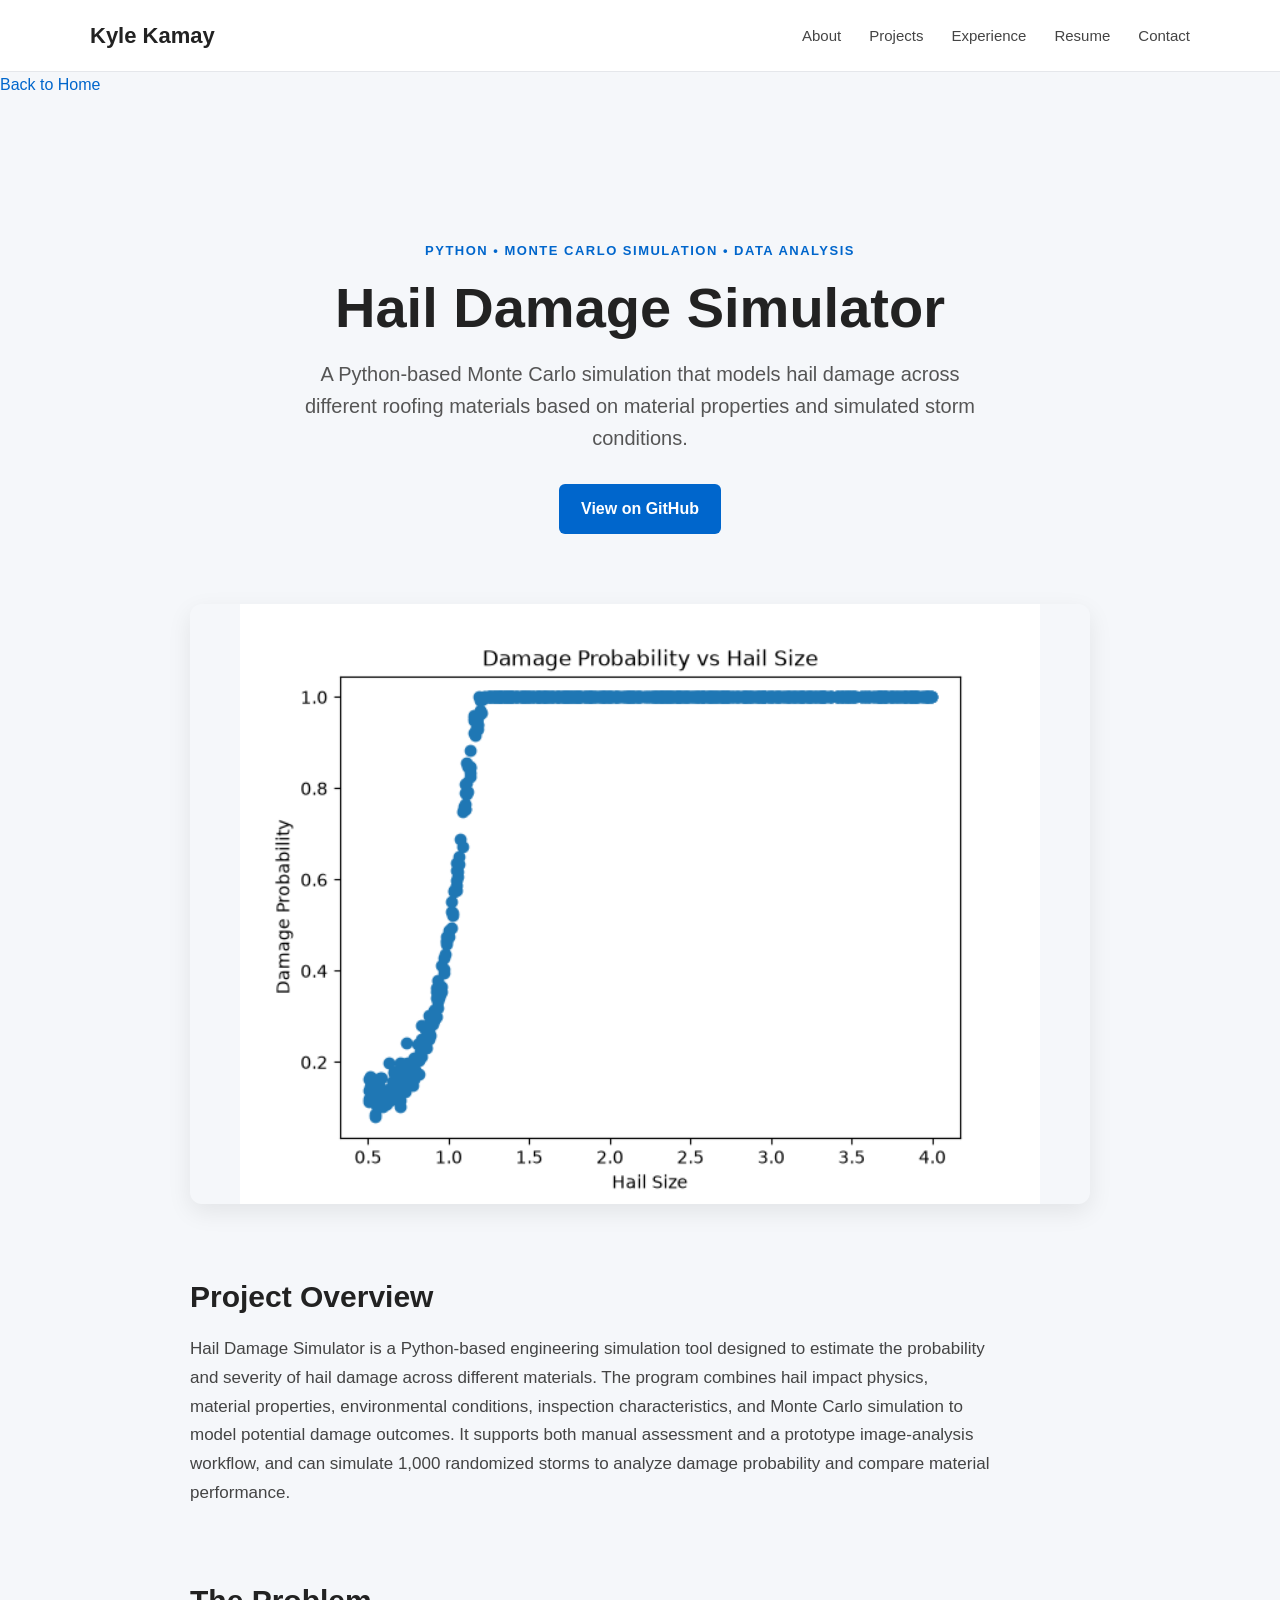
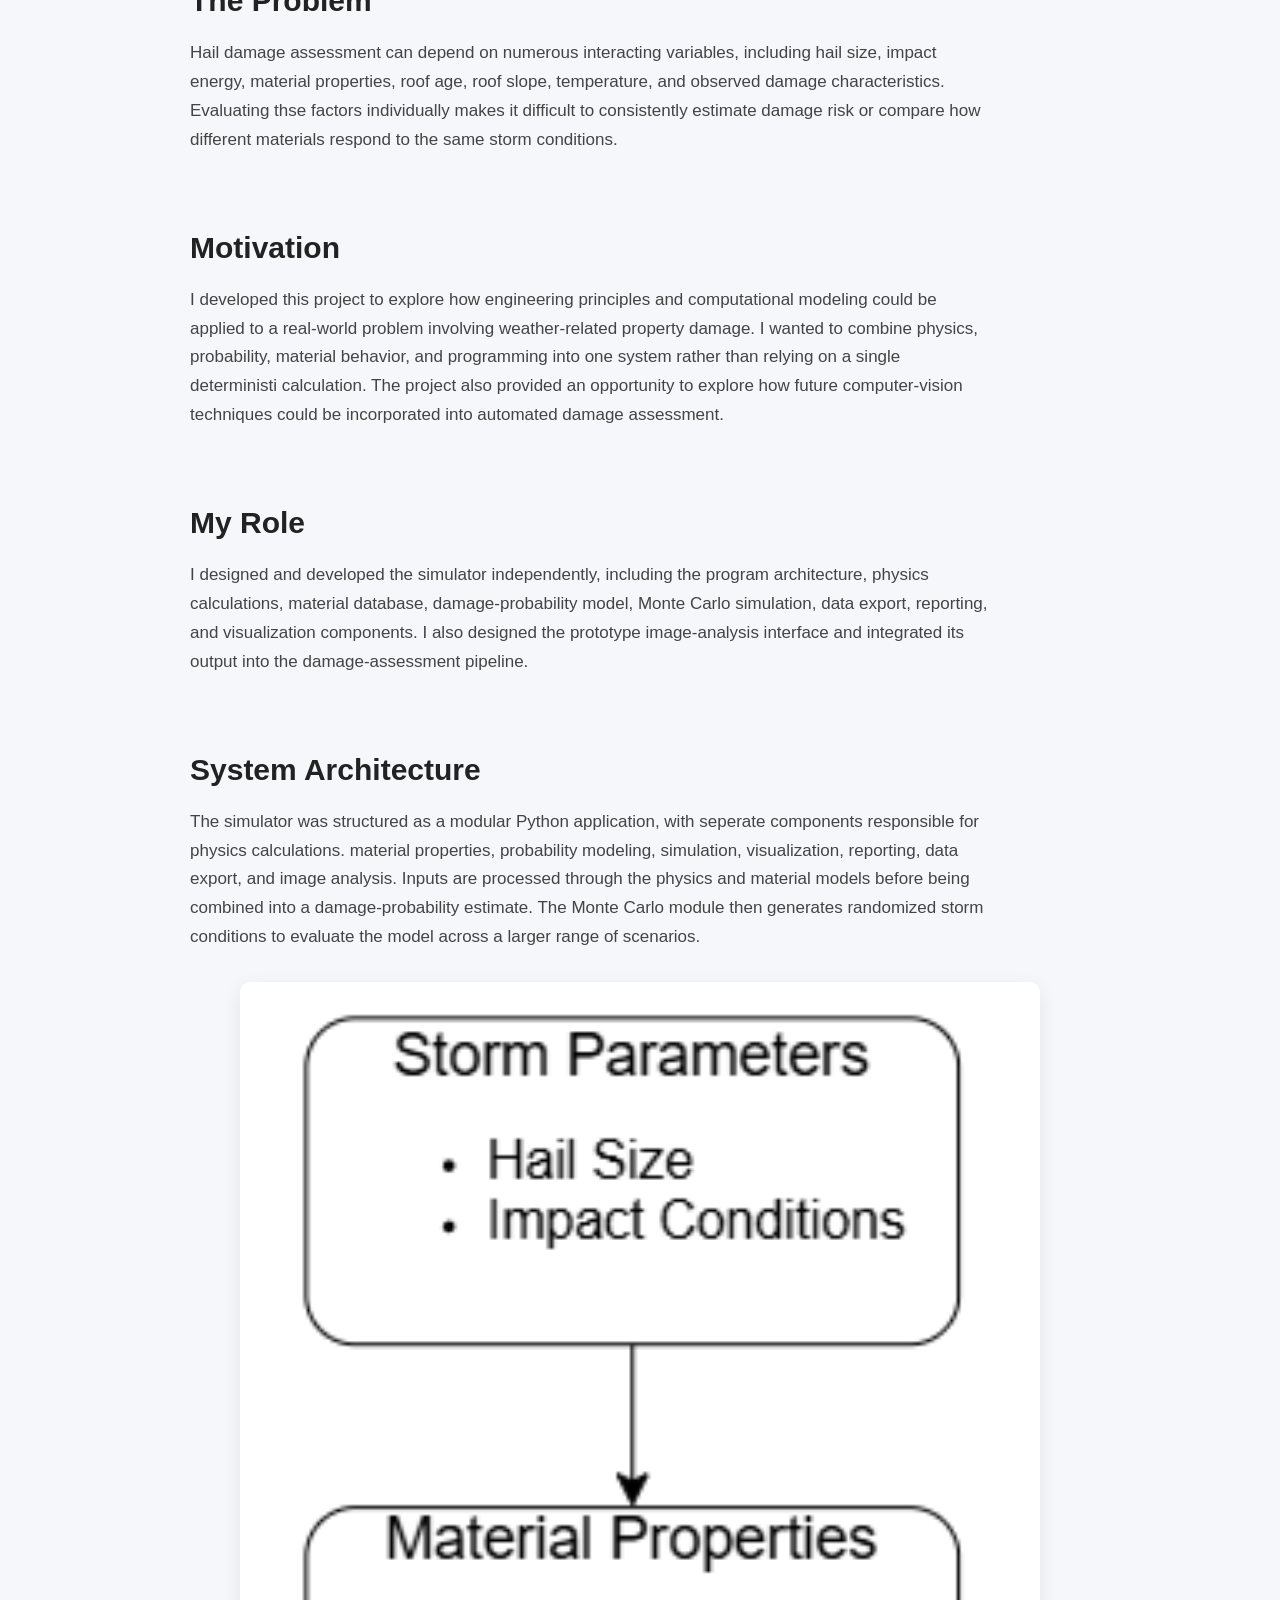
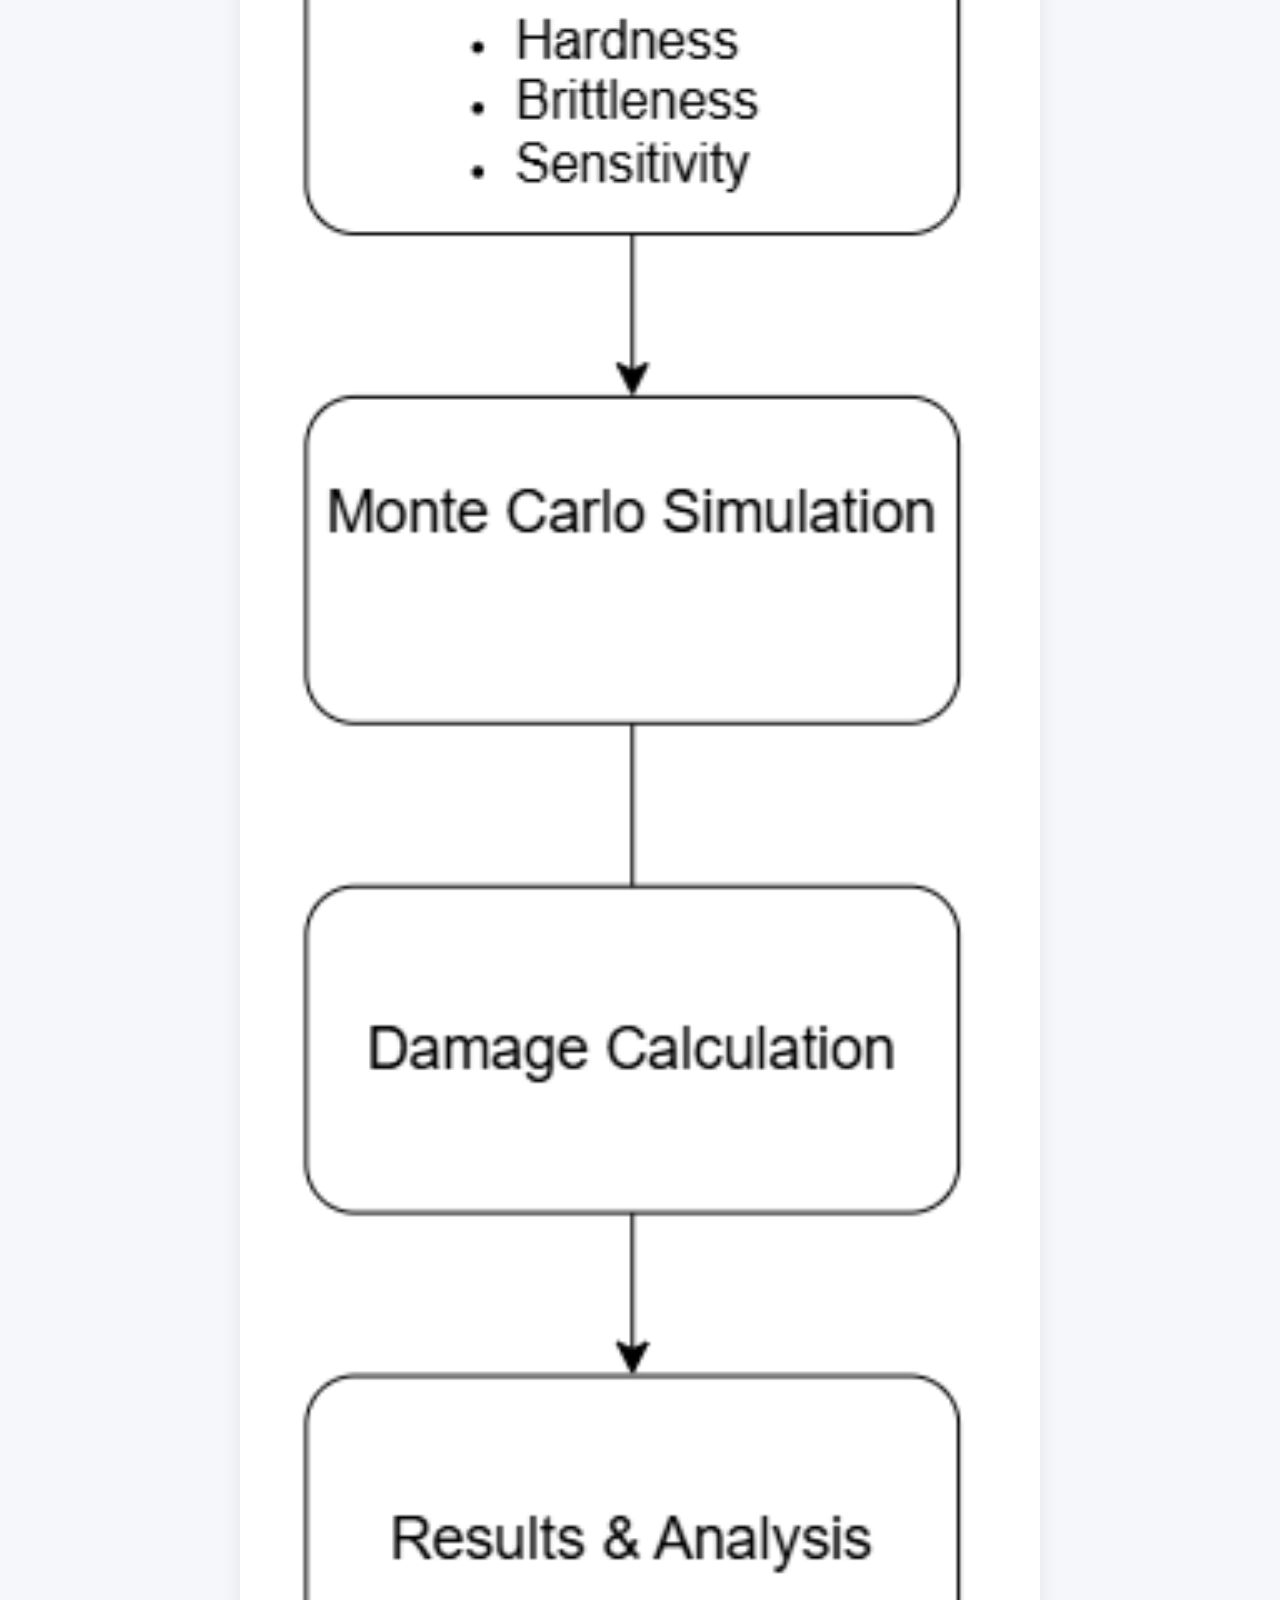
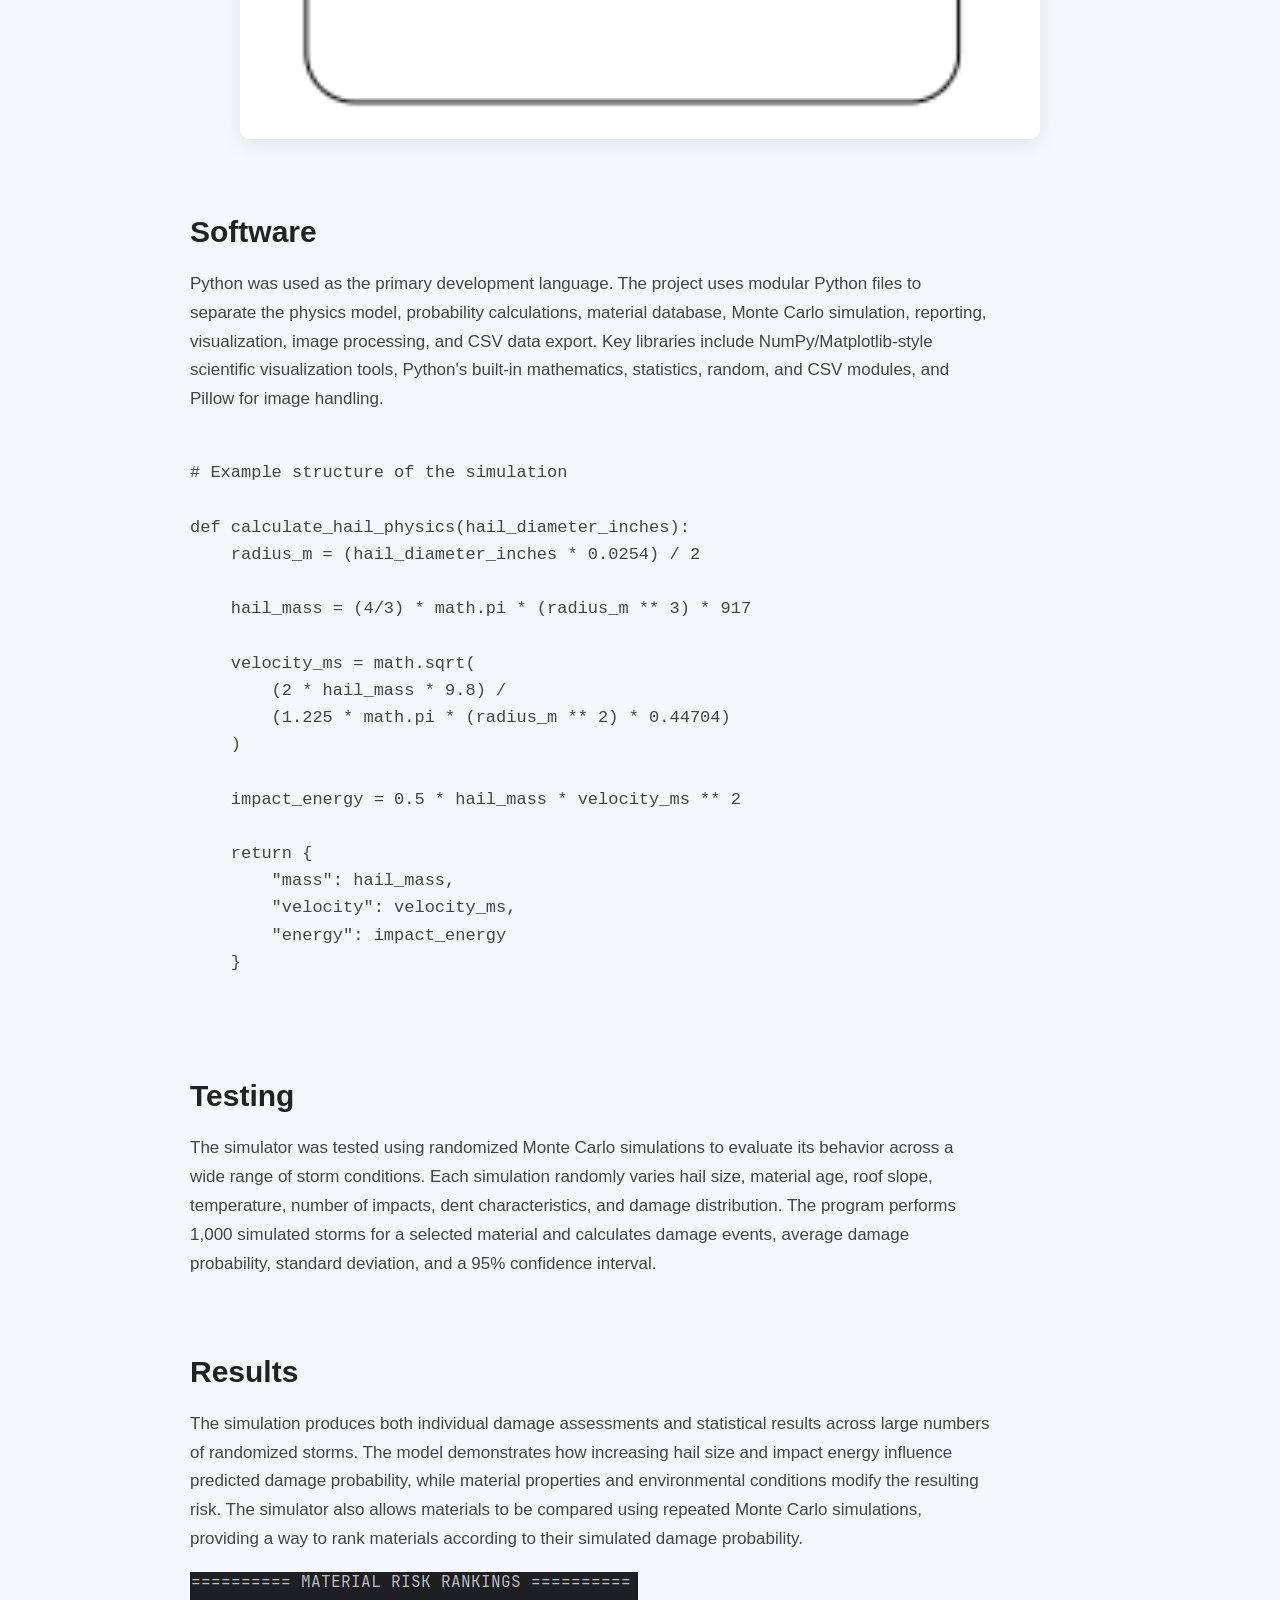
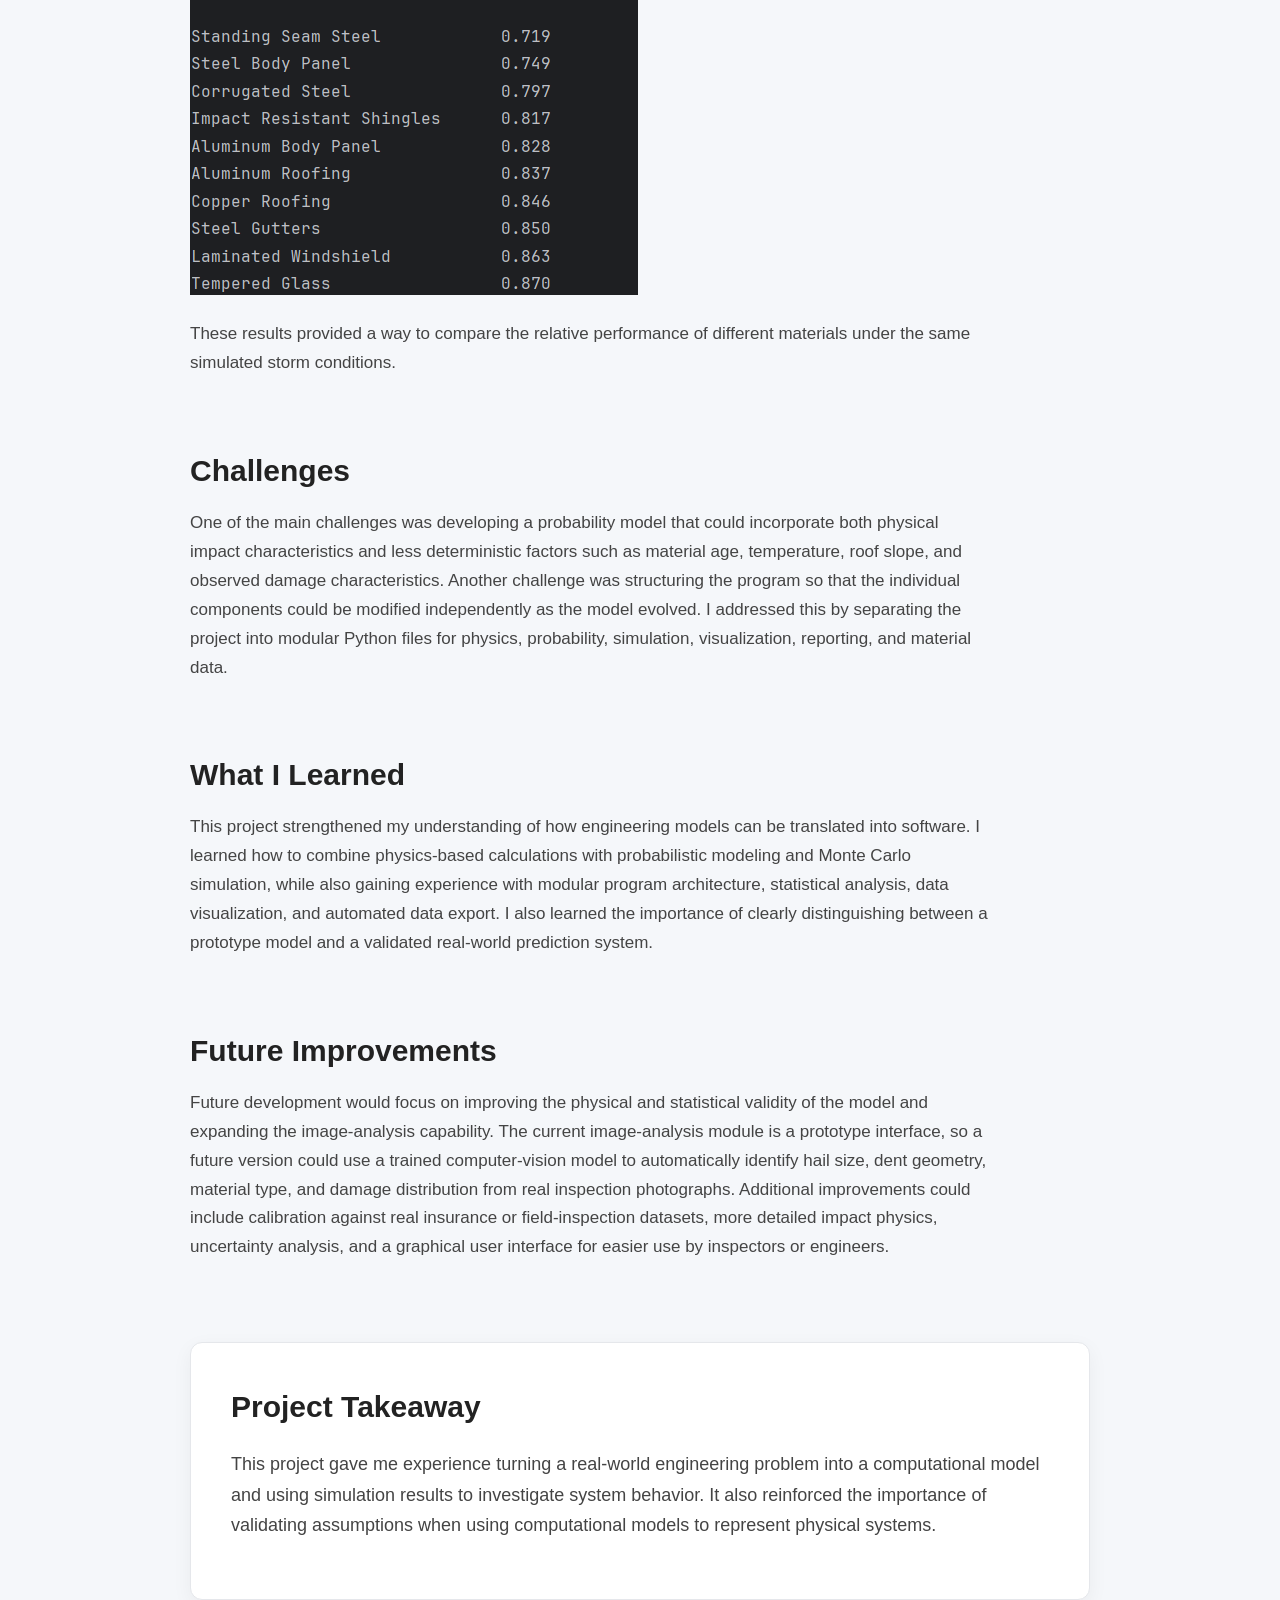
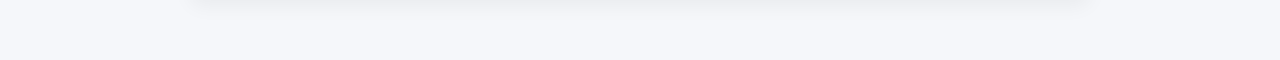
<file: hail_damage.html>
<!DOCTYPE html>
<html> 


<head>
    <link rel="stylesheet" href="../style.css">
    <title>Hail Damage Simulator</title>
</head>

<body>
    <nav class="navbar">
        <div class="nav-container">

            <a href="../index.html" class="nav-logo">
            Kyle Kamay
            </a>

            <div class="nav-links">
                <a href="../index.html#about">About</a>
                <a href="../index.html#projects">Projects</a>
                <a href="../index.html#experience">Experience</a>
                <a href="../index.html#resume">Resume</a>
                <a href="../index.html#contact">Contact</a>
            </div>
        </div>
    </nav>
    <a href="../index.html">Back to Home</a>
    
    <div class="project-page">
        <section class="project-hero">

    <p class="hero-label">PYTHON • MONTE CARLO SIMULATION • DATA ANALYSIS</p>

    <h1>Hail Damage Simulator</h1>

    <p class="project-subtitle">
        A Python-based Monte Carlo simulation that models hail damage
        across different roofing materials based on material properties
        and simulated storm conditions.
    </p>

    <div class="project-links">

        <a
            href="https://github.com/Kyle-Kamay/Tech-Park-Project.git"
            target="_blank"
            class="button primary-button"
        >
            View on GitHub
        </a>

    </div>

</section>

        <div class="project-main-image">

        <img
        src="../Images/Damage-Probability_vs_Hail-SizeSAMPLE.png"
        alt="Hail Damage Simulator"
        >

        </div>
        
        <section class="project-section">

    <h2>Project Overview</h2>
    <p>
        Hail Damage Simulator is a Python-based engineering simulation tool designed to estimate the probability and severity of hail damage across different materials. The program combines hail impact physics, material properties, environmental conditions, inspection characteristics, and Monte Carlo simulation to model potential damage outcomes. It supports both manual assessment and a prototype image-analysis workflow, and can simulate 1,000 randomized storms to analyze damage probability and compare material performance.
    </p>


    

</section>


<section class="project-section">

    <h2>The Problem</h2>

    <p>
        Hail damage assessment can depend on numerous interacting variables, including hail size, impact energy, material properties, roof age, roof slope, temperature, and observed damage characteristics.  Evaluating thse factors individually makes it difficult to consistently estimate damage risk or compare how different materials respond to the same storm conditions.
    </p>
    

</section>


<section class="project-section">

    <h2>Motivation</h2>

    <p>
        I developed this project to explore how engineering principles and computational modeling could be applied to a real-world problem involving weather-related property damage.  I wanted to combine physics, probability, material behavior, and programming into one system rather than relying on a single deterministi calculation.  The project also provided an opportunity to explore how future computer-vision techniques could be incorporated into automated damage assessment.
    </p>
    

</section>


<section class="project-section">

    <h2>My Role</h2>

    <p>
        I designed and developed the simulator independently, including the program architecture, physics calculations, material database, damage-probability model, Monte Carlo simulation, data export, reporting, and visualization components.  I also designed the prototype image-analysis interface and integrated its output into the damage-assessment pipeline.
    </p>
    

</section>


<section class="project-section">

    <h2>System Architecture</h2>

    <p>
        The simulator was structured as a modular Python application, with seperate components responsible for physics calculations. material properties, probability modeling, simulation, visualization, reporting, data export, and image analysis.  Inputs are processed through the physics and material models before being combined into a damage-probability estimate. The Monte Carlo module then generates randomized storm conditions to evaluate the model across a larger range of scenarios.
    </p>
    <div class="architecture-image">

        <img
            src="../Images/flowchart-hail_simulator.png"
            alt="Workflow showing the hail damage simulation process"
        >

    </div>

</section>


<section class="project-section">

    <h2>Software</h2>

    <p>
        Python was used as the primary development language. The project uses modular Python files to separate the physics model, probability calculations, material database, Monte Carlo simulation, reporting, visualization, image processing, and CSV data export. Key libraries include NumPy/Matplotlib-style scientific visualization tools, Python's built-in mathematics, statistics, random, and CSV modules, and Pillow for image handling.
    </p>
   
    <div class="project-code">

        <pre><code>
# Example structure of the simulation

def calculate_hail_physics(hail_diameter_inches):
    radius_m = (hail_diameter_inches * 0.0254) / 2

    hail_mass = (4/3) * math.pi * (radius_m ** 3) * 917

    velocity_ms = math.sqrt(
        (2 * hail_mass * 9.8) /
        (1.225 * math.pi * (radius_m ** 2) * 0.44704)
    )

    impact_energy = 0.5 * hail_mass * velocity_ms ** 2

    return {
        "mass": hail_mass,
        "velocity": velocity_ms,
        "energy": impact_energy
    }
    </div>


</section>


<section class="project-section">

    <h2>Testing</h2>

    <p>
        The simulator was tested using randomized Monte Carlo simulations to evaluate its behavior across a wide range of storm conditions. Each simulation randomly varies hail size, material age, roof slope, temperature, number of impacts, dent characteristics, and damage distribution. The program performs 1,000 simulated storms for a selected material and calculates damage events, average damage probability, standard deviation, and a 95% confidence interval.
    </p>
    

    </section>
<section class="project-section">

    <h2>Results</h2>

    <p>
        The simulation produces both individual damage assessments and statistical results across large numbers of randomized storms. The model demonstrates how increasing hail size and impact energy influence predicted damage probability, while material properties and environmental conditions modify the resulting risk. The simulator also allows materials to be compared using repeated Monte Carlo simulations, providing a way to rank materials according to their simulated damage probability.
    </p>

    <div class="results-image">

        <img
            src="../Images/material-rankings.png"
            alt="Graph showing simulated hail damage results"
        >

    </div>

    <p>
        These results provided a way to compare the relative performance
        of different materials under the same simulated storm
        conditions.
    </p>

</section>


    <section class="project-section">

    <h2>Challenges</h2>

    <p>
        One of the main challenges was developing a probability model that could incorporate both physical impact characteristics and less deterministic factors such as material age, temperature, roof slope, and observed damage characteristics. Another challenge was structuring the program so that the individual components could be modified independently as the model evolved. I addressed this by separating the project into modular Python files for physics, probability, simulation, visualization, reporting, and material data.
    </p>
    

    </section>


    <section class="project-section">

    <h2>What I Learned</h2>

    <p>
        This project strengthened my understanding of how engineering models can be translated into software. I learned how to combine physics-based calculations with probabilistic modeling and Monte Carlo simulation, while also gaining experience with modular program architecture, statistical analysis, data visualization, and automated data export. I also learned the importance of clearly distinguishing between a prototype model and a validated real-world prediction system.
    </p>
    

    </section>


    <section class="project-section">

    <h2>Future Improvements</h2>

    <p>
        Future development would focus on improving the physical and statistical validity of the model and expanding the image-analysis capability. The current image-analysis module is a prototype interface, so a future version could use a trained computer-vision model to automatically identify hail size, dent geometry, material type, and damage distribution from real inspection photographs. Additional improvements could include calibration against real insurance or field-inspection datasets, more detailed impact physics, uncertainty analysis, and a graphical user interface for easier use by inspectors or engineers.
    </p>

    </section>
<section class="project-takeaway">

    <h2>Project Takeaway</h2>

    <p>
        This project gave me experience turning a real-world engineering
        problem into a computational model and using simulation results
        to investigate system behavior. It also reinforced the
        importance of validating assumptions when using computational
        models to represent physical systems.
    </p>

</section>

    </div>




</body>
</file>
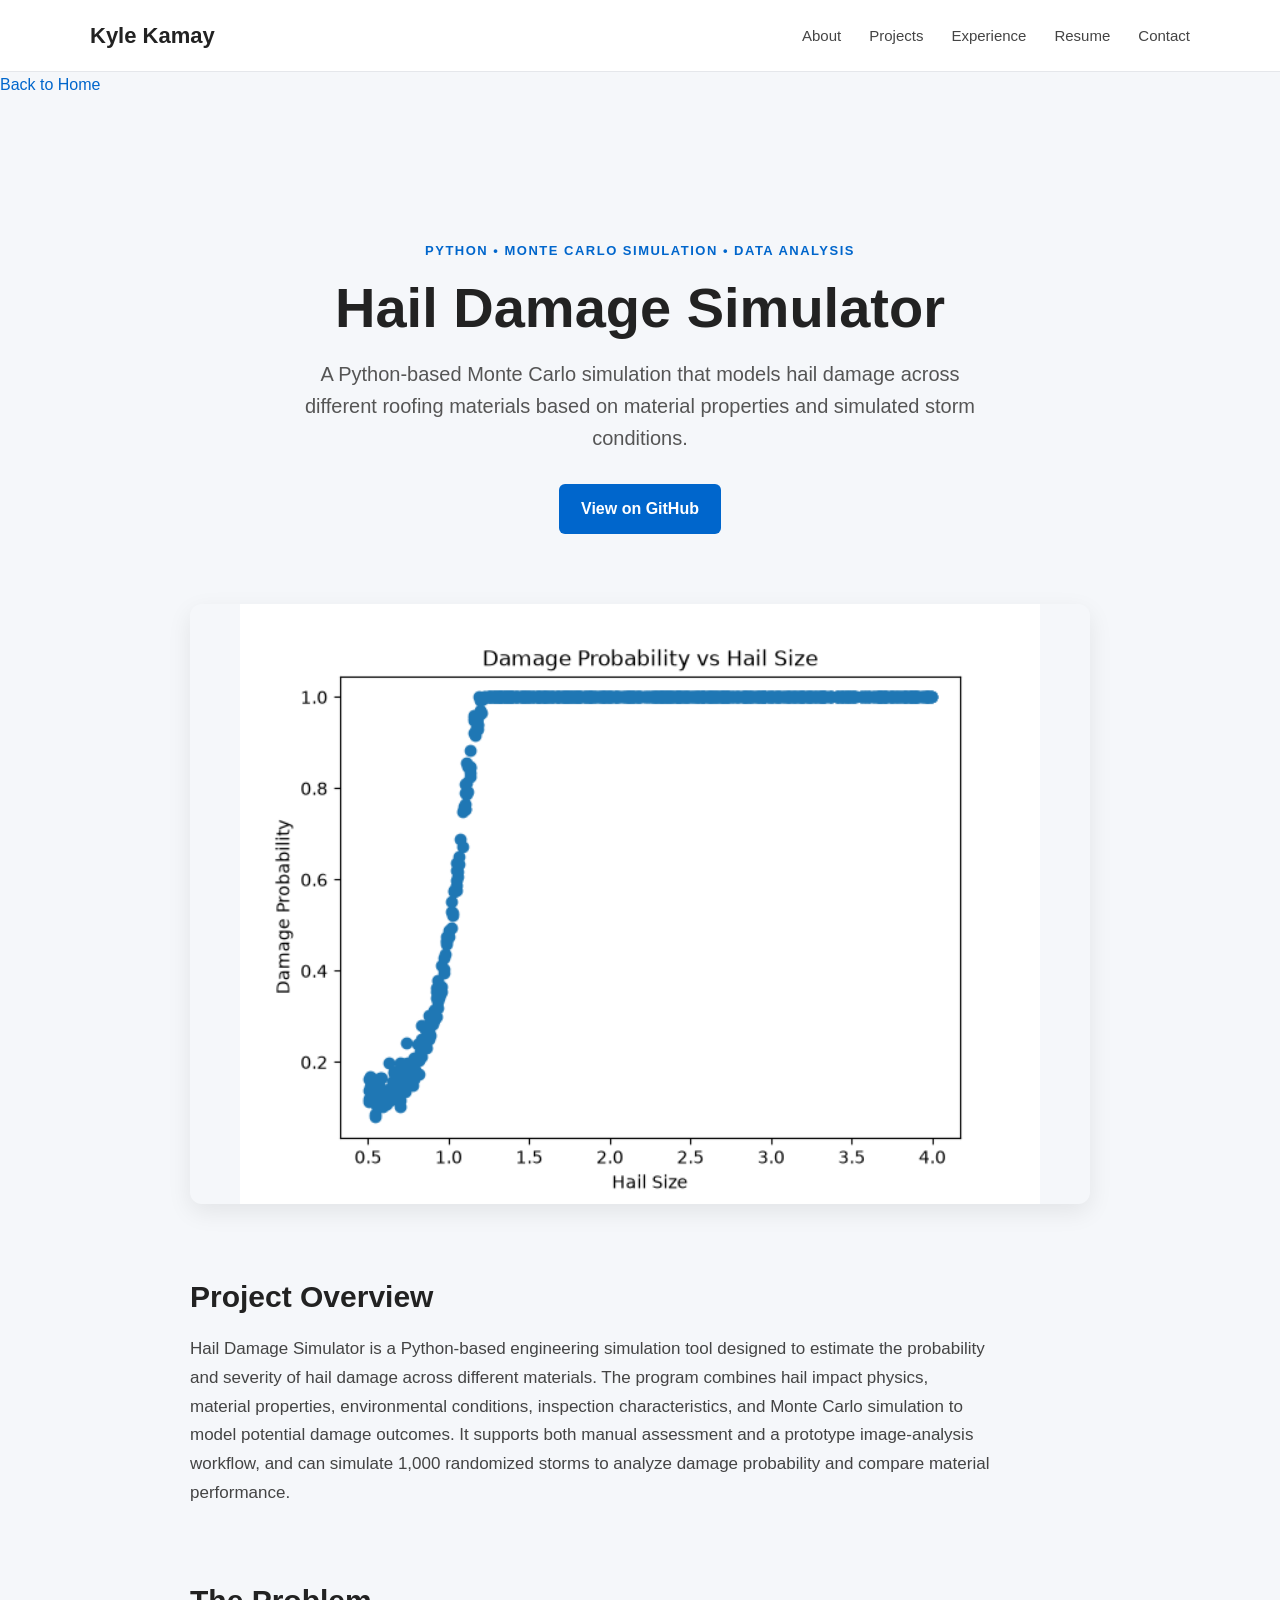
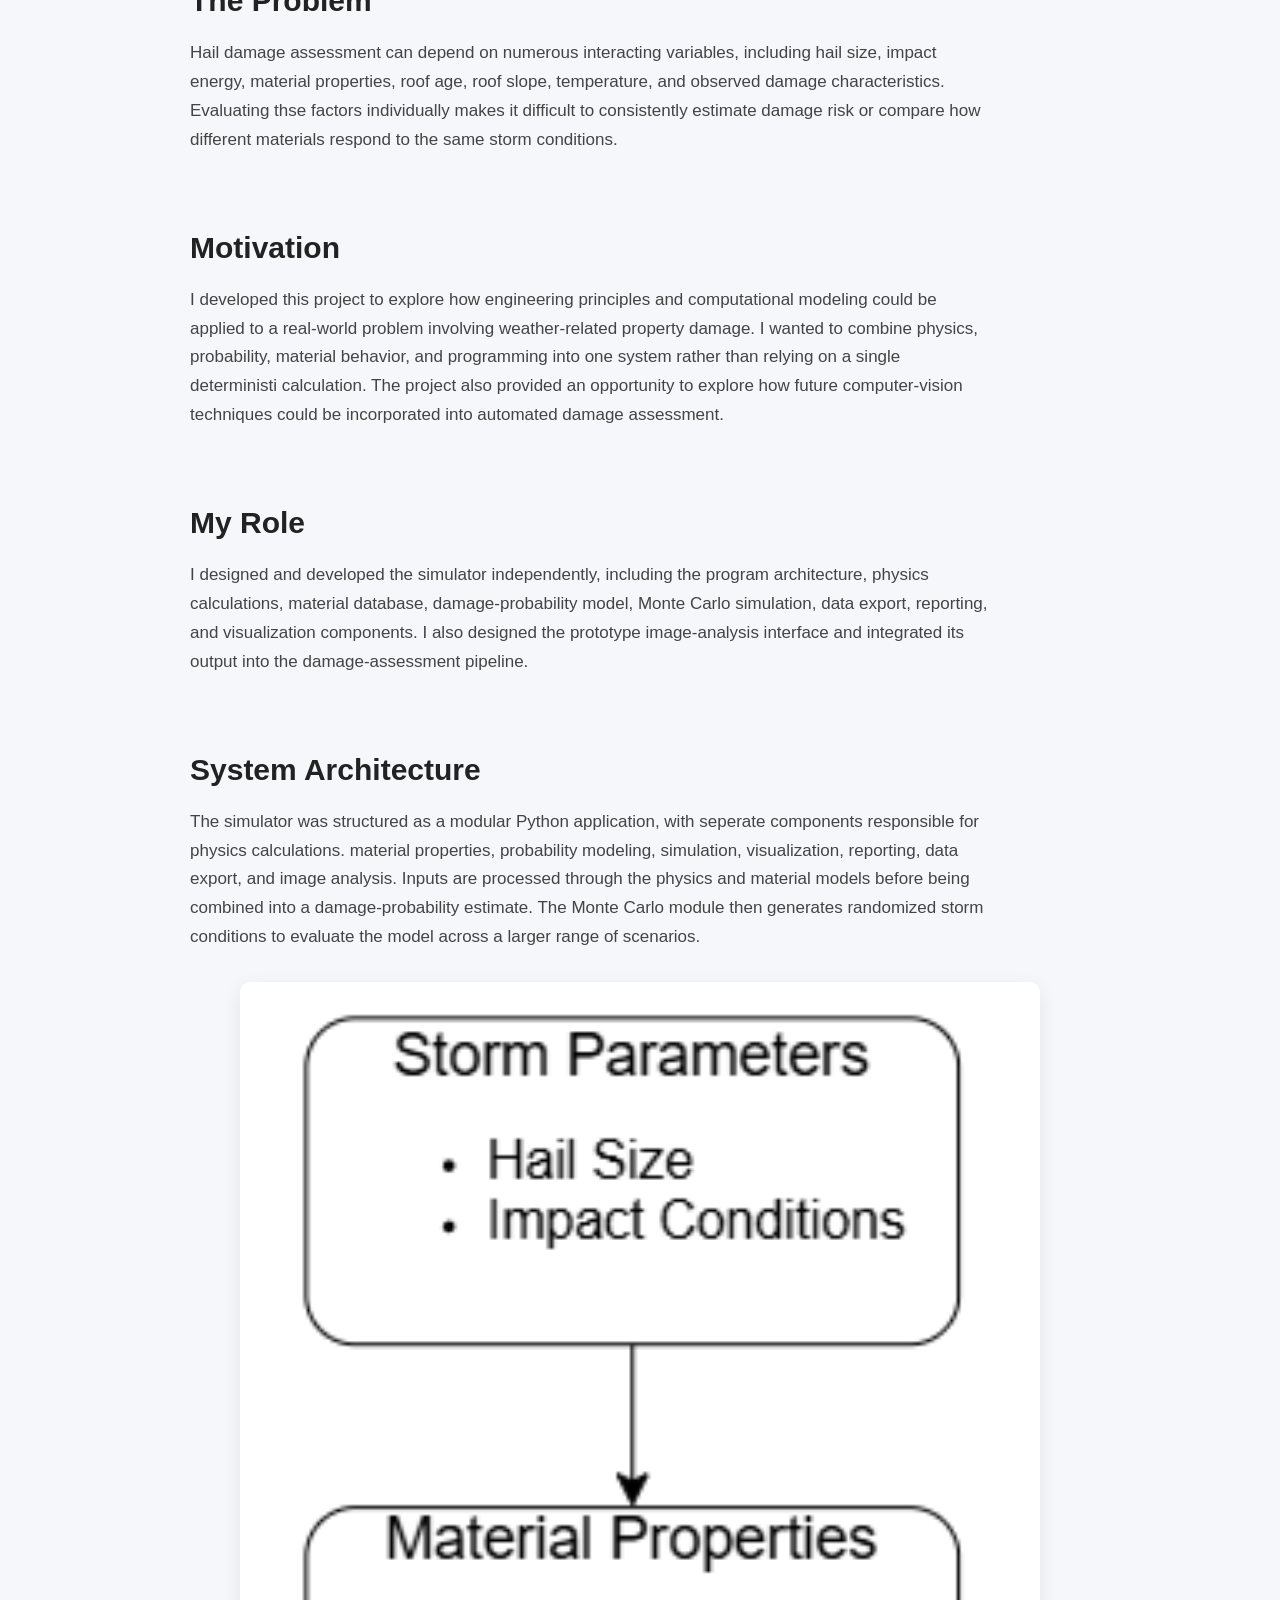
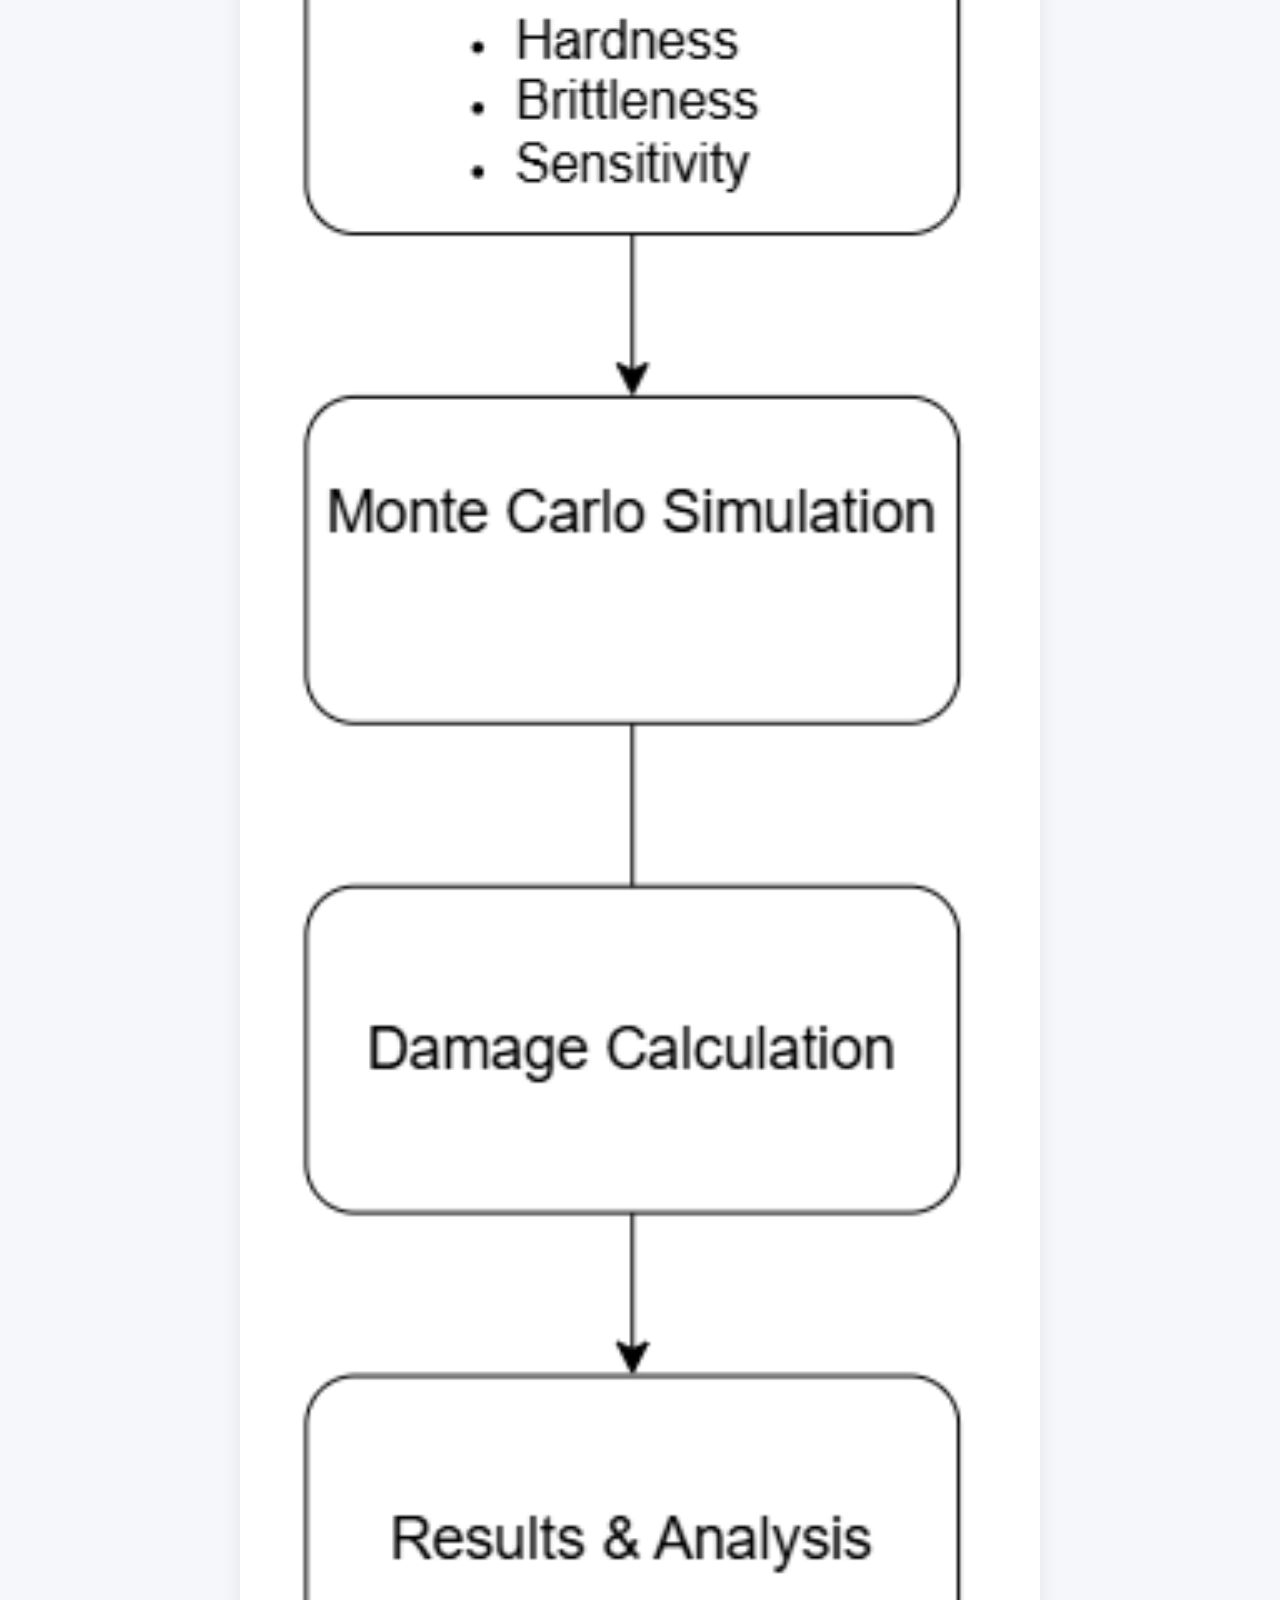
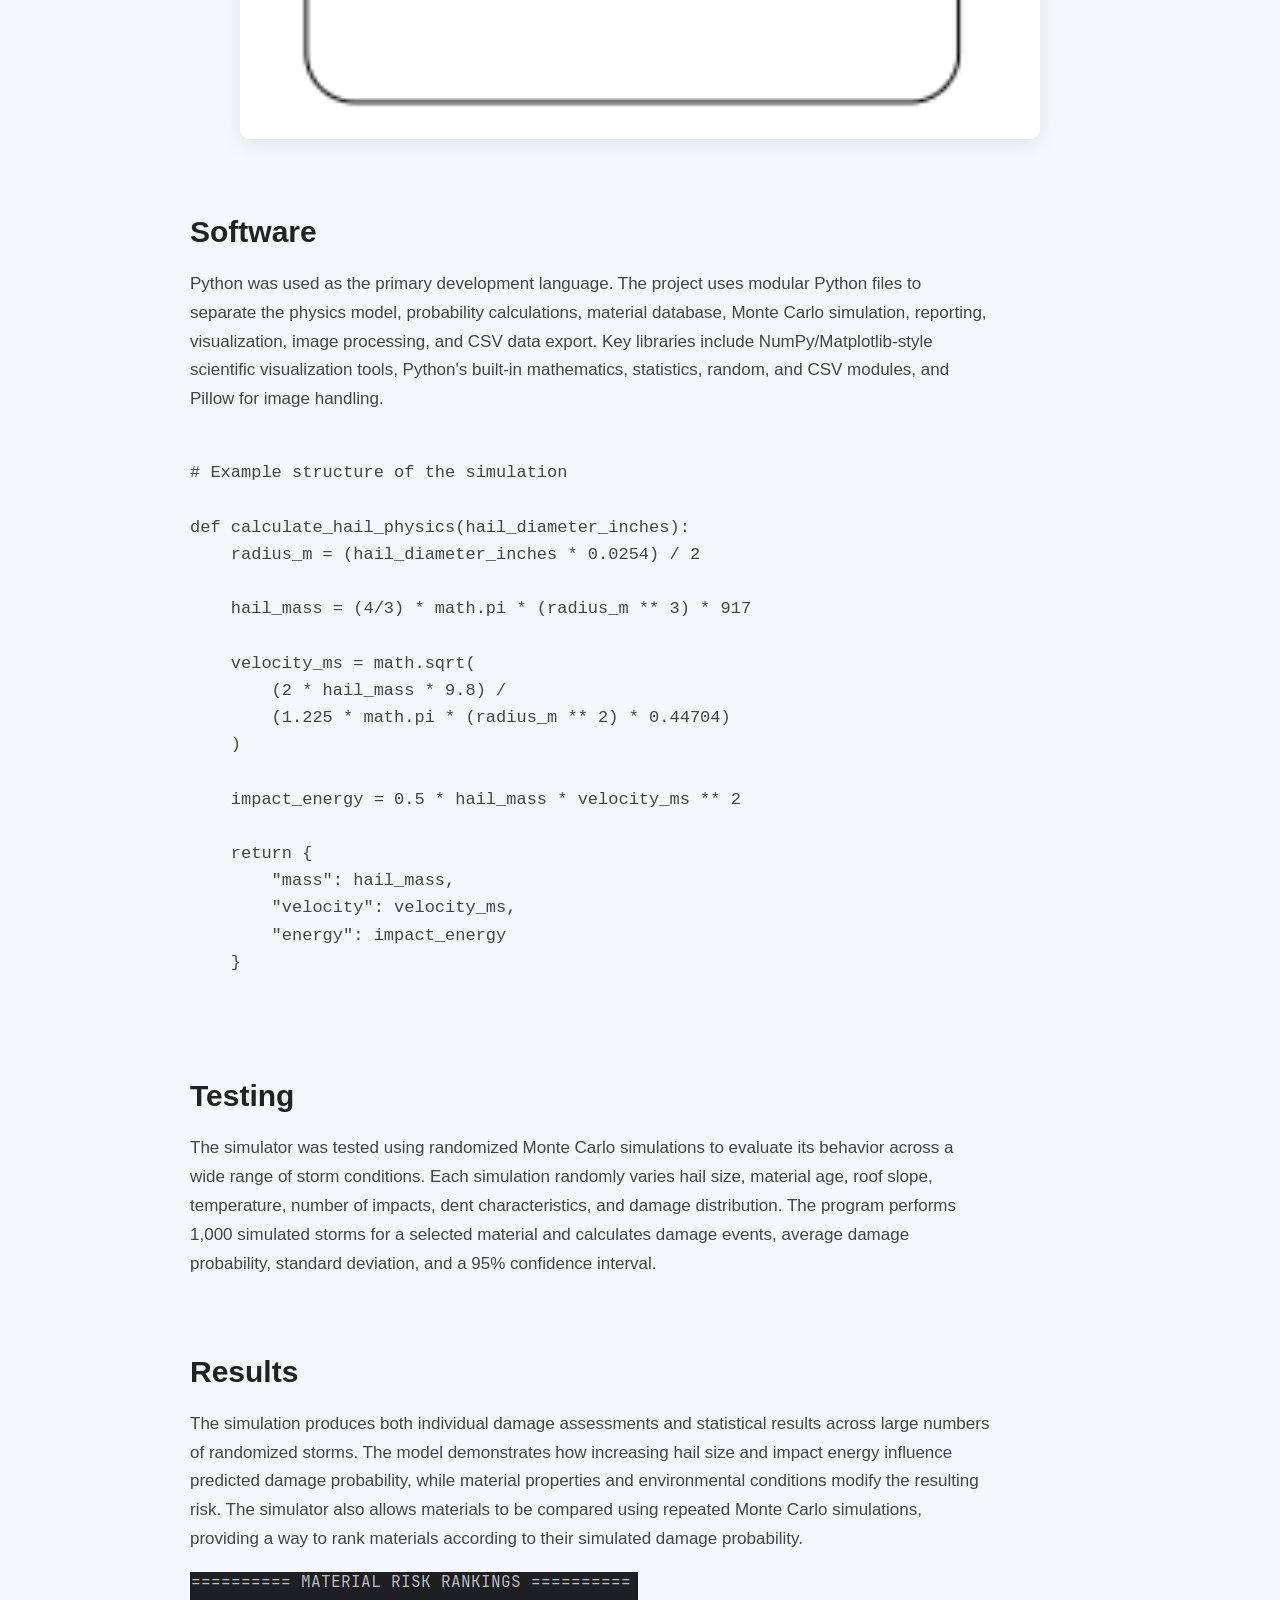
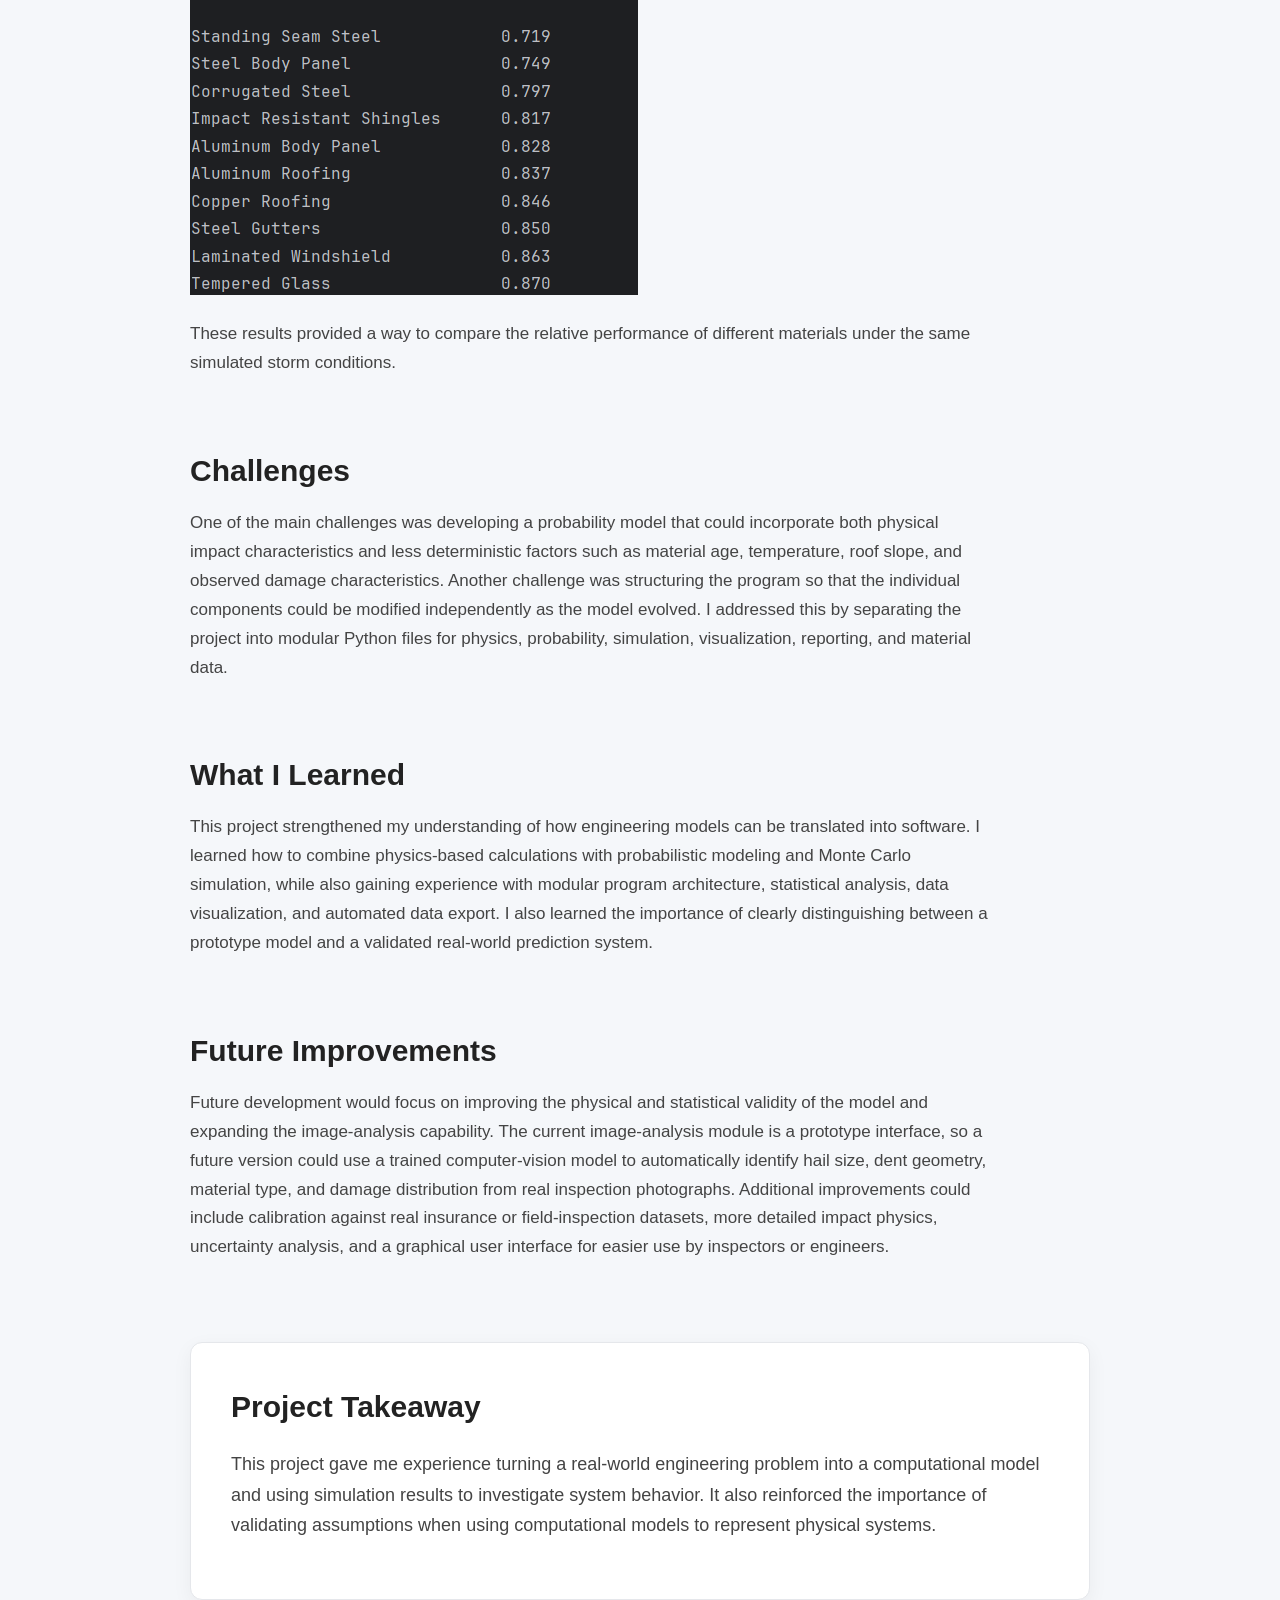
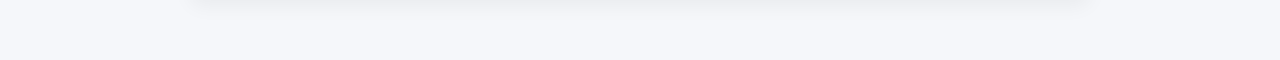
<file: Projects/hail_damage.html>
<!DOCTYPE html>
<html> 


<head>
    <link rel="stylesheet" href="../style.css">
    <title>Hail Damage Simulator</title>
</head>

<body>
    <nav class="navbar">
        <div class="nav-container">

            <a href="../index.html" class="nav-logo">
            Kyle Kamay
            </a>

            <div class="nav-links">
                <a href="../index.html#about">About</a>
                <a href="../index.html#projects">Projects</a>
                <a href="../index.html#experience">Experience</a>
                <a href="../index.html#resume">Resume</a>
                <a href="../index.html#contact">Contact</a>
            </div>
        </div>
    </nav>
    <a href="../index.html">Back to Home</a>
    
    <div class="project-page">
        <section class="project-hero">

    <p class="hero-label">PYTHON • MONTE CARLO SIMULATION • DATA ANALYSIS</p>

    <h1>Hail Damage Simulator</h1>

    <p class="project-subtitle">
        A Python-based Monte Carlo simulation that models hail damage
        across different roofing materials based on material properties
        and simulated storm conditions.
    </p>

    <div class="project-links">

        <a
            href="https://github.com/Kyle-Kamay/Tech-Park-Project.git"
            target="_blank"
            class="button primary-button"
        >
            View on GitHub
        </a>

       

    </div>

</section>

        <div class="project-main-image">

        <img
        src="../Images/Damage-Probability_vs_Hail-SizeSAMPLE.png"
        alt="Hail Damage Simulator"
        >

        </div>
        
        <section class="project-section">

    <h2>Project Overview</h2>
    <p>
        Hail Damage Simulator is a Python-based engineering simulation tool designed to estimate the probability and severity of hail damage across different materials. The program combines hail impact physics, material properties, environmental conditions, inspection characteristics, and Monte Carlo simulation to model potential damage outcomes. It supports both manual assessment and a prototype image-analysis workflow, and can simulate 1,000 randomized storms to analyze damage probability and compare material performance.
    </p>


    

</section>


<section class="project-section">

    <h2>The Problem</h2>

    <p>
        Hail damage assessment can depend on numerous interacting variables, including hail size, impact energy, material properties, roof age, roof slope, temperature, and observed damage characteristics.  Evaluating thse factors individually makes it difficult to consistently estimate damage risk or compare how different materials respond to the same storm conditions.
    </p>
    

</section>


<section class="project-section">

    <h2>Motivation</h2>

    <p>
        I developed this project to explore how engineering principles and computational modeling could be applied to a real-world problem involving weather-related property damage.  I wanted to combine physics, probability, material behavior, and programming into one system rather than relying on a single deterministi calculation.  The project also provided an opportunity to explore how future computer-vision techniques could be incorporated into automated damage assessment.
    </p>
    

</section>


<section class="project-section">

    <h2>My Role</h2>

    <p>
        I designed and developed the simulator independently, including the program architecture, physics calculations, material database, damage-probability model, Monte Carlo simulation, data export, reporting, and visualization components.  I also designed the prototype image-analysis interface and integrated its output into the damage-assessment pipeline.
    </p>
    

</section>


<section class="project-section">

    <h2>System Architecture</h2>

    <p>
        The simulator was structured as a modular Python application, with seperate components responsible for physics calculations. material properties, probability modeling, simulation, visualization, reporting, data export, and image analysis.  Inputs are processed through the physics and material models before being combined into a damage-probability estimate. The Monte Carlo module then generates randomized storm conditions to evaluate the model across a larger range of scenarios.
    </p>
    <div class="architecture-image">

        <img
            src="../Images/flowchart-hail_simulator.png"
            alt="Workflow showing the hail damage simulation process"
        >

    </div>

</section>


<section class="project-section">

    <h2>Software</h2>

    <p>
        Python was used as the primary development language. The project uses modular Python files to separate the physics model, probability calculations, material database, Monte Carlo simulation, reporting, visualization, image processing, and CSV data export. Key libraries include NumPy/Matplotlib-style scientific visualization tools, Python's built-in mathematics, statistics, random, and CSV modules, and Pillow for image handling.
    </p>
   
    <div class="project-code">

        <pre><code>
# Example structure of the simulation

def calculate_hail_physics(hail_diameter_inches):
    radius_m = (hail_diameter_inches * 0.0254) / 2

    hail_mass = (4/3) * math.pi * (radius_m ** 3) * 917

    velocity_ms = math.sqrt(
        (2 * hail_mass * 9.8) /
        (1.225 * math.pi * (radius_m ** 2) * 0.44704)
    )

    impact_energy = 0.5 * hail_mass * velocity_ms ** 2

    return {
        "mass": hail_mass,
        "velocity": velocity_ms,
        "energy": impact_energy
    }
    </div>


</section>


<section class="project-section">

    <h2>Testing</h2>

    <p>
        The simulator was tested using randomized Monte Carlo simulations to evaluate its behavior across a wide range of storm conditions. Each simulation randomly varies hail size, material age, roof slope, temperature, number of impacts, dent characteristics, and damage distribution. The program performs 1,000 simulated storms for a selected material and calculates damage events, average damage probability, standard deviation, and a 95% confidence interval.
    </p>
    

    </section>
<section class="project-section">

    <h2>Results</h2>

    <p>
        The simulation produces both individual damage assessments and statistical results across large numbers of randomized storms. The model demonstrates how increasing hail size and impact energy influence predicted damage probability, while material properties and environmental conditions modify the resulting risk. The simulator also allows materials to be compared using repeated Monte Carlo simulations, providing a way to rank materials according to their simulated damage probability.
    </p>

    <div class="results-image">

        <img
            src="../Images/material-rankings.png"
            alt="Graph showing simulated hail damage results"
        >

    </div>

    <p>
        These results provided a way to compare the relative performance
        of different materials under the same simulated storm
        conditions.
    </p>

</section>


    <section class="project-section">

    <h2>Challenges</h2>

    <p>
        One of the main challenges was developing a probability model that could incorporate both physical impact characteristics and less deterministic factors such as material age, temperature, roof slope, and observed damage characteristics. Another challenge was structuring the program so that the individual components could be modified independently as the model evolved. I addressed this by separating the project into modular Python files for physics, probability, simulation, visualization, reporting, and material data.
    </p>
    

    </section>


    <section class="project-section">

    <h2>What I Learned</h2>

    <p>
        This project strengthened my understanding of how engineering models can be translated into software. I learned how to combine physics-based calculations with probabilistic modeling and Monte Carlo simulation, while also gaining experience with modular program architecture, statistical analysis, data visualization, and automated data export. I also learned the importance of clearly distinguishing between a prototype model and a validated real-world prediction system.
    </p>
    

    </section>


    <section class="project-section">

    <h2>Future Improvements</h2>

    <p>
        Future development would focus on improving the physical and statistical validity of the model and expanding the image-analysis capability. The current image-analysis module is a prototype interface, so a future version could use a trained computer-vision model to automatically identify hail size, dent geometry, material type, and damage distribution from real inspection photographs. Additional improvements could include calibration against real insurance or field-inspection datasets, more detailed impact physics, uncertainty analysis, and a graphical user interface for easier use by inspectors or engineers.
    </p>

    </section>
<section class="project-takeaway">

    <h2>Project Takeaway</h2>

    <p>
        This project gave me experience turning a real-world engineering
        problem into a computational model and using simulation results
        to investigate system behavior. It also reinforced the
        importance of validating assumptions when using computational
        models to represent physical systems.
    </p>

</section>

    </div>




</body>
</file>
<file: style.css>
body {
    font-family: Arial, sans-serif;
    margin: 0;
    padding: 0;
    background-color: #f5f7fa;
    color: #222;
    line-height: 1.6;
}

h1, h2, h3 {
    margin-bottom: 10px;
}

a {
    color: #0066cc;
    text-decoration: none;
}

a:hover {
    text-decoration: underline;
}

.container {
    max-width: 1100px;
    margin: 0 auto;
    padding: 40px 25px;
}

h1 {
    font-size: 48px;
    margin-bottom: 5px;
}

h2 {
    font-size: 30px;
    margin-top: 50px;
}

.navbar {
    background-color: #ffffff;
    border-bottom: 1px solid #e5e7eb;
    position: sticky;
    top: 0;
    z-index: 1000;
}

.nav-container {
    max-width: 1100px;
    margin: 0 auto;
    padding: 18px 25px;

    display: flex;
    justify-content: space-between;
    align-items: center;
}

.nav-logo {
    font-size: 22px;
    font-weight: bold;
    color: #222;
}

.nav-links {
    display: flex;
    gap: 28px;
}

.nav-links a {
    color: #444;
    font-size: 15px;
    font-weight: 500;
}

.nav-links a:hover {
    color: #0066cc;
    text-decoration: none;
}

html {
    scroll-behavior: smooth;
}

.hero {
    min-height: 600px;

    display: flex;
    align-items: center;

    padding: 60px 0;
}

.hero-text {
    max-width: 800px;
}

.hero-label {
    font-size: 14px;
    font-weight: bold;
    letter-spacing: 2px;
    color: #0066cc;
    margin-bottom: 15px;
}

.hero h1 {
    font-size: 64px;
    margin: 0;
    line-height: 1.1;
}

.hero h2 {
    font-size: 32px;
    font-weight: 500;
    margin-top: 20px;
    max-width: 750px;
}

.hero-description {
    font-size: 18px;
    color: #555;
    max-width: 650px;
    margin-top: 25px;
}

.hero-buttons {
    display: flex;
    gap: 15px;
    margin-top: 30px;
}

.button {
    display: inline-block;
    padding: 12px 22px;
    border-radius: 6px;
    font-weight: bold;
    transition: 0.2s;
}

.primary-button {
    background-color: #0066cc;
    color: white;
}

.primary-button:hover {
    background-color: #0052a3;
    text-decoration: none;
}

.secondary-button {
    border: 2px solid #0066cc;
    color: #0066cc;
}

.secondary-button:hover {
    background-color: #0066cc;
    color: white;
    text-decoration: none;
}

.project-grid {
    display: grid;
    grid-template-columns: repeat(3, 1fr);
    gap: 25px;
    margin-top: 30px;
}

.project-card {
    background-color: white;
    border: 1px solid #e5e7eb;
    border-radius: 10px;
    overflow: hidden;

    transition: transform 0.2s, box-shadow 0.2s;
}

.project-card:hover {
    transform: translateY(-5px);
    box-shadow: 0 10px 25px rgba(0, 0, 0, 0.08);
}

.project-card img {
    width: 100%;
    height: 220px;
    object-fit: cover;
    display: block;
}

.project-content {
    padding: 25px;
}

.project-content h3 {
    font-size: 22px;
    margin-top: 0;
}

.project-content p {
    color: #555;
    font-size: 15px;
}

.project-tags {
    display: flex;
    flex-wrap: wrap;
    gap: 8px;
    margin: 15px 0;
}

.project-tags span {
    background-color: #eef4fb;
    color: #0066cc;
    padding: 5px 10px;
    border-radius: 20px;
    font-size: 12px;
    font-weight: 600;
}

.project-button {
    display: inline-block;
    margin-top: 10px;

    color: #0066cc;
    font-weight: bold;
}

.project-button:hover {
    text-decoration: underline;
}

.experience-list {
    display: flex;
    flex-direction: column;
    gap: 20px;
    margin-top: 30px;
}

.experience-card {
    background-color: white;
    border: 1px solid #e5e7eb;
    border-radius: 10px;
    padding: 25px;

    transition: transform 0.2s, box-shadow 0.2s;
}

.experience-card:hover {
    transform: translateY(-3px);
    box-shadow: 0 8px 20px rgba(0, 0, 0, 0.06);
}

.experience-header {
    display: flex;
    justify-content: space-between;
    align-items: flex-start;
    gap: 20px;
}

.experience-card h3 {
    font-size: 22px;
    margin: 0;
}

.experience-role {
    color: #0066cc;
    font-weight: 600;
    margin: 5px 0 0;
}

.experience-date {
    color: #666;
    white-space: nowrap;
    margin: 0;
}

.experience-tags {
    display: flex;
    flex-wrap: wrap;
    gap: 8px;
    margin-top: 15px;
}

.experience-tags span {
    background-color: #eef4fb;
    color: #0066cc;
    padding: 5px 10px;
    border-radius: 20px;
    font-size: 12px;
    font-weight: 600;
}

.resume-section {
    text-align: center;
    padding: 70px 20px;
    margin-top: 40px;
}

.resume-section p {
    color: #555;
    margin-bottom: 25px;
}

.contact-section {
    text-align: center;
    padding: 70px 20px;
}

.contact-section p {
    max-width: 600px;
    margin: 0 auto 25px;
    color: #555;
}

.contact-links {
    display: flex;
    justify-content: center;
    gap: 25px;
}

.contact-links a {
    font-weight: 600;
}


.project-page {
    max-width: 900px;
    margin: 0 auto;
    padding: 60px 25px;
}

.project-hero {
    text-align: center;
    padding: 50px 0;
}

.project-hero h1 {
    font-size: 56px;
    margin: 10px 0 20px;
}

.project-subtitle {
    font-size: 20px;
    color: #555;
    max-width: 700px;
    margin: 0 auto;
}

.project-links {
    display: flex;
    justify-content: center;
    gap: 15px;
    margin-top: 30px;
}

.project-main-image {
    margin: 30px 0 70px;
}

.project-main-image img {
    width: 100%;
    border-radius: 10px;
    display: block;
}

.project-section {
    margin-bottom: 60px;
}

.project-section h2 {
    font-size: 30px;
    margin-bottom: 15px;
}

.project-section p {
    font-size: 17px;
    color: #444;
}

.project-section,
.project-section p,
.project-section li,
.project-takeaway,
.project-takeaway p,
.project-takeaway li {
    font-family: Arial, sans-serif;
    font-size: 17px;
    line-height: 1.6;
    color: #444;
}


.project-section h2,
.project-takeaway h2 {
    font-family: Arial, sans-serif;
    font-size: 30px;
    color: #222;
    margin-bottom: 15px;
}

.project-takeaway {
    margin-top: 70px;
    padding: 35px;
    background-color: #ffffff;
    border: 1px solid #e5e7eb;
    border-radius: 10px;
}

.project-takeaway p {
    font-size: 18px;
    line-height: 1.7;
}

/* Pressure Mat project styling */

.project-hero {
    padding: 70px 0 50px;
}

.project-hero .hero-label {
    font-size: 13px;
    font-weight: 700;
    letter-spacing: 1.5px;
    margin-bottom: 15px;
}

.project-hero h1 {
    max-width: 850px;
    margin: 0 auto 20px;
    line-height: 1.1;
}

.project-hero .project-subtitle {
    max-width: 700px;
    line-height: 1.6;
}

.project-main-image {
    margin: 20px 0 75px;
}

.project-main-image img {
    width: 100%;
    max-height: 600px;
    object-fit: contain;
    border-radius: 12px;
    display: block;
    box-shadow: 0 8px 25px rgba(0, 0, 0, 0.08);
}



.project-section {
    margin-bottom: 75px;
}

.project-section h2 {
    font-size: 30px;
    margin-bottom: 20px;
    line-height: 1.2;
}

.project-section p {
    max-width: 800px;
    font-size: 17px;
    line-height: 1.7;
    margin-bottom: 18px;
}

.hardware-image,
.code-image,
.architecture-image {
    margin: 30px 0;
}

.hardware-image img,
.code-image img,
.architecture-image img {
    width: 100%;
    max-width: 800px;
    display: block;
    margin: 0 auto;
    border-radius: 10px;
    box-shadow: 0 6px 20px rgba(0, 0, 0, 0.08);
}

.code-image {
    background-color: #f5f5f5;
    padding: 20px;
    border-radius: 12px;
}

.project-takeaway {
    margin-top: 80px;
    padding: 40px;
    background-color: #ffffff;
    border: 1px solid #e5e7eb;
    border-radius: 12px;
    box-shadow: 0 6px 20px rgba(0, 0, 0, 0.05);
}

.project-takeaway h2 {
    margin-top: 0;
}

.project-takeaway p {
    font-size: 18px;
    line-height: 1.7;
}


.project-footer {
    text-align: center;
    margin: 70px 0 20px;
}

.project-footer a {
    font-weight: 600;
    text-decoration: none;
}

.site-footer {
    margin-top: 80px;
    padding: 35px 20px;
    text-align: center;
    border-top: 1px solid #e5e7eb;
    color: #666;
}

.site-footer p {
    margin-bottom: 15px;
}

.footer-links {
    display: flex;
    justify-content: center;
    gap: 25px;
}

.footer-links a {
    text-decoration: none;
    font-weight: 600;
}

@media (max-width: 768px) {

    .nav-container {
        flex-direction: column;
        gap: 15px;
    }

    .nav-links {
        flex-wrap: wrap;
        justify-content: center;
    }

    .project-hero h1 {
        font-size: 40px;
    }

    .project-subtitle {
        font-size: 18px;
    }

    .project-links {
        flex-direction: column;
        align-items: center;
    }

    .project-links a {
        width: 100%;
        max-width: 300px;
        text-align: center;
    }

    .project-page {
        padding: 40px 20px;
    }

    .project-section h2 {
        font-size: 26px;
    }

    .project-section p {
        font-size: 16px;
    }

    .project-takeaway {
        padding: 25px;
    }

    .project-takeaway p {
        font-size: 16px;
    }

    .experience-header {
        flex-direction: column;
        gap: 5px;
    }

    .contact-links {
        flex-direction: column;
        align-items: center;
        gap: 15px;
    }

    .footer-links {
        flex-direction: column;
        gap: 12px;
    }
}
</file>
